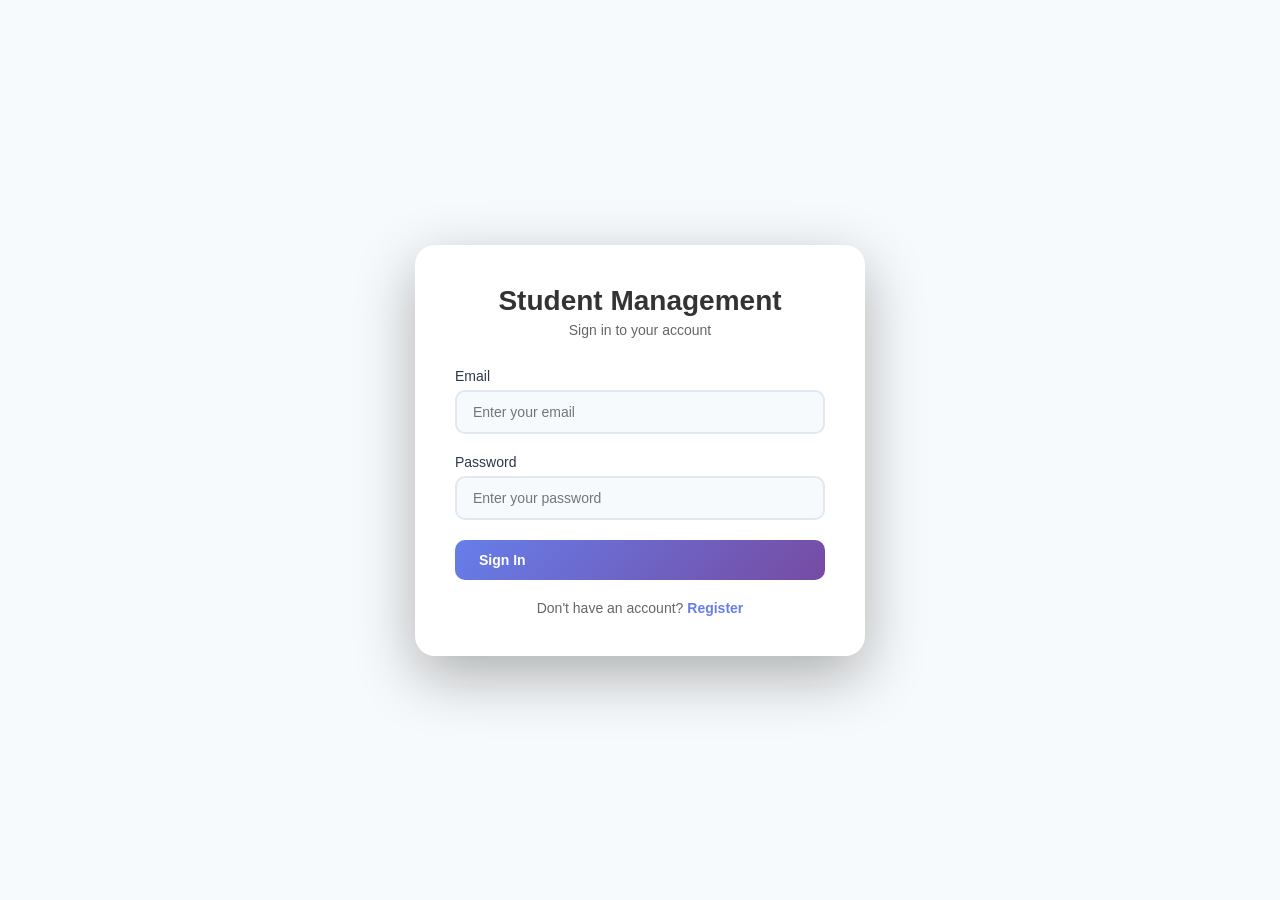
<file: frontend/index.html>
<!DOCTYPE html>
<html lang="en">
<head>
    <meta charset="UTF-8">
    <meta name="viewport" content="width=device-width, initial-scale=1.0">
    <title>Login - Student Management</title>
    <link rel="stylesheet" href="css/style.css">
</head>
<body>
    <div class="container">
        <div class="auth-card">
            <div class="auth-header">
                <h1>Student Management</h1>
                <p>Sign in to your account</p>
            </div>
            
            <form id="loginForm" class="auth-form">
                <div class="form-group">
                    <label for="loginEmail">Email</label>
                    <input type="email" id="loginEmail" placeholder="Enter your email" required>
                </div>
                
                <div class="form-group">
                    <label for="loginPassword">Password</label>
                    <input type="password" id="loginPassword" placeholder="Enter your password" required>
                </div>
                
                <div id="loginError" class="error-message" style="display: none;"></div>
                
                <button type="submit" class="btn-primary">Sign In</button>
            </form>
            
            <div class="auth-footer">
                <p>Don't have an account? <a href="register.html">Register</a></p>
            </div>
        </div>
    </div>
    
    <script src="js/app.js"></script>
</body>
</html>
</file>
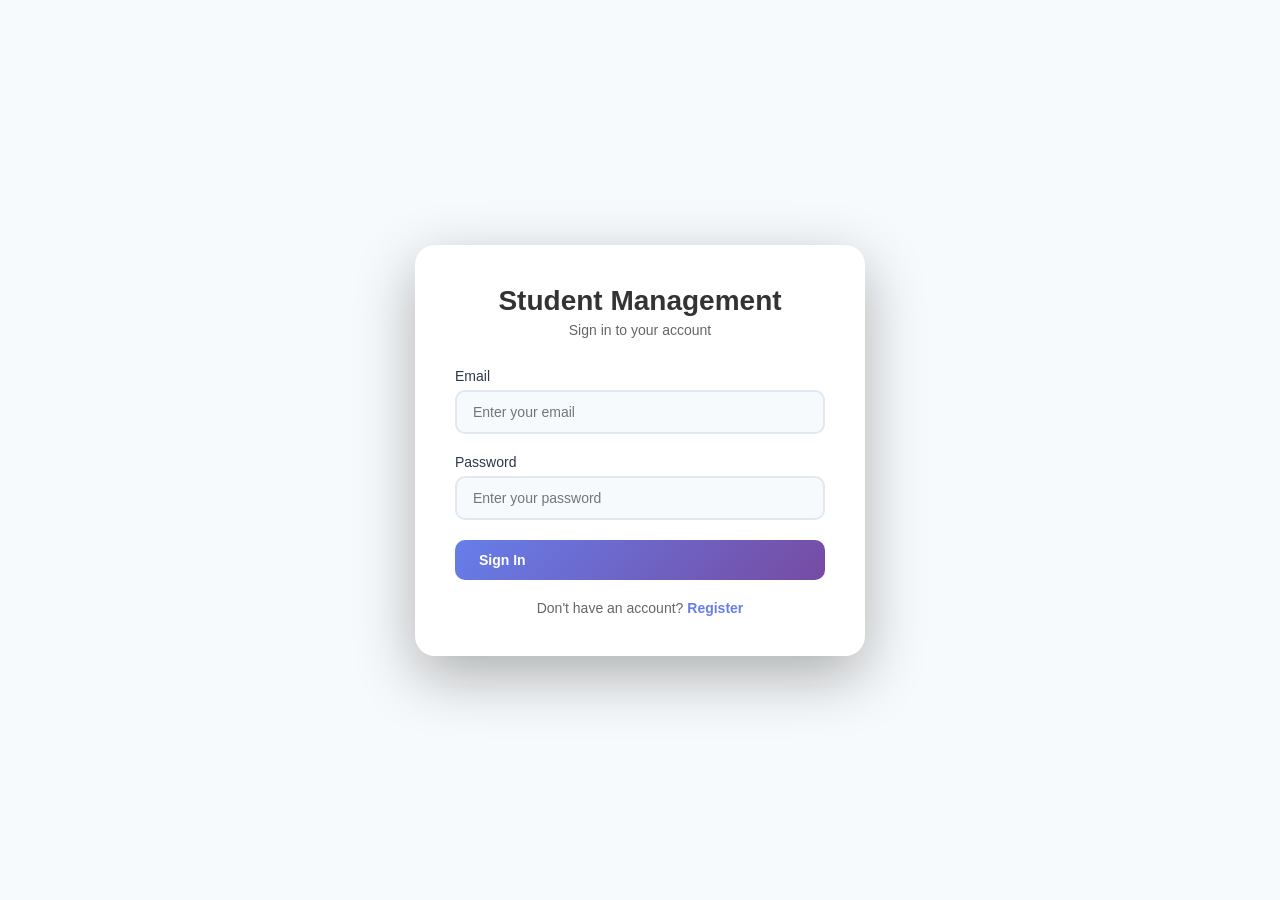
<file: frontend/dashboard.html>
<!DOCTYPE html>
<html lang="en">
<head>
    <meta charset="UTF-8">
    <meta name="viewport" content="width=device-width, initial-scale=1.0">
    <title>SchoolPay - Fees Management System</title>
    <link rel="stylesheet" href="css/style.css">
    <link href="https://fonts.googleapis.com/css2?family=Inter:wght@300;400;500;600;700;800&display=swap" rel="stylesheet">
    <link rel="stylesheet" href="https://cdnjs.cloudflare.com/ajax/libs/font-awesome/6.4.0/css/all.min.css">
</head>
<body>
    <div class="dashboard-container">
        <!-- Sidebar -->
        <aside class="sidebar">
            <div class="sidebar-brand">
                <div class="brand-icon">
                    <i class="fas fa-university"></i>
                </div>
                <div class="brand-text">
                    <h2>SchoolPay</h2>
                    <span>Fees Management</span>
                </div>
            </div>
            
            <nav class="sidebar-nav">
                <a href="#" class="active" data-page="overview">
                    <i class="fas fa-chart-line"></i>
                    <span>Dashboard</span>
                </a>
                <a href="#" data-page="payments">
                    <i class="fas fa-credit-card"></i>
                    <span>Payments</span>
                    <span class="nav-badge">12</span>
                </a>
                <a href="#" data-page="students">
                    <i class="fas fa-user-graduate"></i>
                    <span>Students</span>
                </a>
                <a href="#" data-page="make-payment">
                    <i class="fas fa-hand-holding-usd"></i>
                    <span>Make Payment</span>
                </a>
                <a href="#" data-page="notifications">
                    <i class="fas fa-bell"></i>
                    <span>Notifications</span>
                    <span class="nav-badge danger">5</span>
                </a>
                <a href="#" data-page="reports">
                    <i class="fas fa-file-invoice"></i>
                    <span>Reports</span>
                </a>
                <a href="#" data-page="settings">
                    <i class="fas fa-cog"></i>
                    <span>Settings</span>
                </a>
            </nav>
            
            <div class="sidebar-footer">
                <button class="logout-btn" id="logoutBtn">
                    <i class="fas fa-sign-out-alt"></i>
                    <span>Logout</span>
                </button>
            </div>
        </aside>
        
        <!-- Main Content -->
        <main class="dashboard-main">
            <!-- Top Header -->
            <header class="dashboard-header">
                <div class="header-left">
                    <button class="menu-toggle" id="menuToggle">
                        <i class="fas fa-bars"></i>
                    </button>
                    <h1 id="pageTitle">Payment Dashboard</h1>
                </div>
                
                <div class="header-right">
                    <div class="header-search">
                        <i class="fas fa-search"></i>
                        <input type="text" placeholder="Search transactions..." id="globalSearch">
                    </div>
                    <div class="header-notifications" onclick="navigateTo('notifications')">
                        <i class="fas fa-bell"></i>
                        <span class="notification-badge">5</span>
                    </div>
                    <div class="user-profile">
                        <div class="user-avatar">
                            <span id="userInitial">A</span>
                        </div>
                        <div class="user-info-header">
                            <span id="userName">Admin User</span>
                            <small>School Administrator</small>
                        </div>
                    </div>
                </div>
            </header>
            
            <!-- Dashboard Content -->
            <div class="dashboard-content">
                <!-- Overview Page -->
                <section id="overview" class="page active-page">
                    <div class="page-header">
                        <div>
                            <h2><i class="fas fa-chart-line"></i> Payment Dashboard</h2>
                            <p>Real-time overview of school fees collection and transactions</p>
                        </div>
                        <button class="btn-primary" onclick="navigateTo('make-payment')">
                            <i class="fas fa-plus"></i> Record Payment
                        </button>
                    </div>
                    
                    <!-- Quick Stats -->
                    <div class="stats-grid">
                        <div class="stat-card">
                            <div class="stat-icon" style="background: linear-gradient(135deg, #667eea 0%, #764ba2 100%);">
                                <i class="fas fa-money-bill-wave"></i>
                            </div>
                            <div class="stat-info">
                                <h3>Total Collected</h3>
                                <p id="totalCollected">KES 0</p>
                                <span class="stat-change positive">
                                    <i class="fas fa-arrow-up"></i> 15.3% increase
                                </span>
                            </div>
                        </div>
                        
                        <div class="stat-card">
                            <div class="stat-icon" style="background: linear-gradient(135deg, #f093fb 0%, #f5576c 100%);">
                                <i class="fas fa-users"></i>
                            </div>
                            <div class="stat-info">
                                <h3>Total Students</h3>
                                <p id="totalStudents">0</p>
                                <span class="stat-change">Active students</span>
                            </div>
                        </div>
                        
                        <div class="stat-card">
                            <div class="stat-icon" style="background: linear-gradient(135deg, #4facfe 0%, #00f2fe 100%);">
                                <i class="fas fa-check-circle"></i>
                            </div>
                            <div class="stat-info">
                                <h3>Paid This Month</h3>
                                <p id="paidThisMonth">0</p>
                                <span class="stat-change positive">
                                    <i class="fas fa-arrow-up"></i> 8.5% increase
                                </span>
                            </div>
                        </div>
                        
                        <div class="stat-card">
                            <div class="stat-icon" style="background: linear-gradient(135deg, #43e97b 0%, #38f9d7 100%);">
                                <i class="fas fa-clock"></i>
                            </div>
                            <div class="stat-info">
                                <h3>Pending Payments</h3>
                                <p id="pendingPayments">0</p>
                                <span class="stat-change negative">
                                    <i class="fas fa-arrow-down"></i> 2.1% decrease
                                </span>
                            </div>
                        </div>
                    </div>
                    
                    <!-- Payment Overview Chart -->
                    <div class="payment-overview">
                        <div class="section-header">
                            <h2><i class="fas fa-calendar-alt"></i> Monthly Payment Trends</h2>
                            <select class="filter-select">
                                <option>This Year</option>
                                <option>Last Year</option>
                                <option>Last 6 Months</option>
                            </select>
                        </div>
                        <div class="chart-container">
                            <div class="chart-placeholder">
                                <!-- Chart will be rendered here -->
                                <div class="chart-bars">
                                    <div class="chart-bar" style="height: 60%;">
                                        <span>Jan</span>
                                    </div>
                                    <div class="chart-bar" style="height: 75%;">
                                        <span>Feb</span>
                                    </div>
                                    <div class="chart-bar" style="height: 45%;">
                                        <span>Mar</span>
                                    </div>
                                    <div class="chart-bar" style="height: 85%;">
                                        <span>Apr</span>
                                    </div>
                                    <div class="chart-bar" style="height: 70%;">
                                        <span>May</span>
                                    </div>
                                    <div class="chart-bar" style="height: 90%;">
                                        <span>Jun</span>
                                    </div>
                                    <div class="chart-bar" style="height: 55%;">
                                        <span>Jul</span>
                                    </div>
                                    <div class="chart-bar" style="height: 80%;">
                                        <span>Aug</span>
                                    </div>
                                    <div class="chart-bar" style="height: 65%;">
                                        <span>Sep</span>
                                    </div>
                                    <div class="chart-bar" style="height: 95%;">
                                        <span>Oct</span>
                                    </div>
                                    <div class="chart-bar" style="height: 78%;">
                                        <span>Nov</span>
                                    </div>
                                    <div class="chart-bar" style="height: 88%;">
                                        <span>Dec</span>
                                    </div>
                                </div>
                            </div>
                        </div>
                    </div>
                    
                    <!-- Recent Transactions -->
                    <div class="recent-transactions">
                        <div class="section-header">
                            <h2><i class="fas fa-clock"></i> Recent Transactions</h2>
                            <a href="#" onclick="navigateTo('payments'); return false;" class="view-all">
                                View All <i class="fas fa-arrow-right"></i>
                            </a>
                        </div>
                        <div class="table-container">
                            <table class="transactions-table">
                                <thead>
                                    <tr>
                                        <th>Receipt #</th>
                                        <th>Student</th>
                                        <th>Amount</th>
                                        <th>Payment Method</th>
                                        <th>Date</th>
                                        <th>Status</th>
                                    </tr>
                                </thead>
                                <tbody id="recentTransactionsTable">
                                    <tr><td colspan="6" class="text-center">Loading transactions...</td></tr>
                                </tbody>
                            </table>
                        </div>
                    </div>
                </section>
                
                <!-- Payments Page -->
                <section id="payments" class="page">
                    <div class="page-header">
                        <div>
                            <h2><i class="fas fa-credit-card"></i> All Payments</h2>
                            <p>View and manage all fee transactions</p>
                        </div>
                        <div class="header-actions">
                            <div class="search-wrapper">
                                <i class="fas fa-search"></i>
                                <input type="text" id="searchPayments" placeholder="Search by student or receipt..." class="search-input">
                            </div>
                            <button class="btn-secondary" onclick="exportData()">
                                <i class="fas fa-file-export"></i> Export
                            </button>
                            <button class="btn-primary" onclick="navigateTo('make-payment')">
                                <i class="fas fa-plus"></i> New Payment
                            </button>
                        </div>
                    </div>
                    
                    <div class="table-container">
                        <table class="transactions-table">
                            <thead>
                                <tr>
                                    <th>Receipt #</th>
                                    <th>Student</th>
                                    <th>Class</th>
                                    <th>Amount</th>
                                    <th>Method</th>
                                    <th>Date</th>
                                    <th>Status</th>
                                    <th>Actions</th>
                                </tr>
                            </thead>
                            <tbody id="paymentsTable">
                                <tr><td colspan="8" class="text-center">Loading payments...</td></tr>
                            </tbody>
                        </table>
                    </div>
                </section>
                
                <!-- Students Page -->
                <section id="students" class="page">
                    <div class="page-header">
                        <div>
                            <h2><i class="fas fa-user-graduate"></i> Students</h2>
                            <p>Manage student profiles and fee records</p>
                        </div>
                        <div class="header-actions">
                            <div class="search-wrapper">
                                <i class="fas fa-search"></i>
                                <input type="text" id="searchStudents" placeholder="Search students..." class="search-input">
                            </div>
                            <button class="btn-primary" onclick="navigateTo('make-payment')">
                                <i class="fas fa-plus"></i> Add Student
                            </button>
                        </div>
                    </div>
                    
                    <div class="table-container">
                        <table class="students-table">
                            <thead>
                                <tr>
                                    <th>#</th>
                                    <th>Student Name</th>
                                    <th>Class</th>
                                    <th>Email</th>
                                    <th>Balance</th>
                                    <th>Status</th>
                                    <th>Actions</th>
                                </tr>
                            </thead>
                            <tbody id="studentsTable">
                                <tr><td colspan="7" class="text-center">Loading students...</td></tr>
                            </tbody>
                        </table>
                    </div>
                </section>
                
                <!-- Make Payment Page -->
                <section id="make-payment" class="page">
                    <div class="page-header">
                        <div>
                            <h2><i class="fas fa-hand-holding-usd"></i> Record Payment</h2>
                            <p>Process a new fee payment transaction</p>
                        </div>
                    </div>
                    
                    <div class="form-container">
                        <div class="form-card">
                            <form id="paymentForm" class="auth-form">
                                <div class="form-row">
                                    <div class="form-group">
                                        <label for="paymentStudent">
                                            <i class="fas fa-user-graduate"></i> Student
                                        </label>
                                        <select id="paymentStudent" required>
                                            <option value="">Select Student</option>
                                            <option value="1">James Mwangi</option>
                                            <option value="2">Mary Wanjiru</option>
                                            <option value="3">Peter Ochieng</option>
                                        </select>
                                    </div>
                                    
                                    <div class="form-group">
                                        <label for="paymentAmount">
                                            <i class="fas fa-coins"></i> Amount (KES)
                                        </label>
                                        <input type="number" id="paymentAmount" placeholder="Enter amount" required min="100">
                                    </div>
                                </div>
                                
                                <div class="form-row">
                                    <div class="form-group">
                                        <label for="paymentMethod">
                                            <i class="fas fa-credit-card"></i> Payment Method
                                        </label>
                                        <select id="paymentMethod" required>
                                            <option value="">Select Method</option>
                                            <option value="mpesa">M-Pesa</option>
                                            <option value="bank">Bank Transfer</option>
                                            <option value="cash">Cash</option>
                                            <option value="cheque">Cheque</option>
                                            <option value="card">Debit/Credit Card</option>
                                        </select>
                                    </div>
                                    
                                    <div class="form-group">
                                        <label for="paymentDate">
                                            <i class="fas fa-calendar-alt"></i> Payment Date
                                        </label>
                                        <input type="date" id="paymentDate" required>
                                    </div>
                                </div>
                                
                                <div class="form-row">
                                    <div class="form-group" style="grid-column: 1 / -1;">
                                        <label for="paymentNotes">
                                            <i class="fas fa-sticky-note"></i> Notes
                                        </label>
                                        <textarea id="paymentNotes" rows="3" placeholder="Additional notes about this payment..."></textarea>
                                    </div>
                                </div>
                                
                                <div id="paymentError" class="error-message" style="display: none;"></div>
                                <div id="paymentSuccess" class="success-message" style="display: none;"></div>
                                
                                <div class="form-actions">
                                    <button type="reset" class="btn-secondary">
                                        <i class="fas fa-undo"></i> Reset
                                    </button>
                                    <button type="submit" class="btn-primary">
                                        <i class="fas fa-check-circle"></i> Process Payment
                                    </button>
                                </div>
                            </form>
                        </div>
                    </div>
                </section>
                
                <!-- Notifications Page -->
                <section id="notifications" class="page">
                    <div class="page-header">
                        <div>
                            <h2><i class="fas fa-bell"></i> Notifications</h2>
                            <p>Real-time payment alerts and system notifications</p>
                        </div>
                        <button class="btn-secondary" onclick="markAllRead()">
                            <i class="fas fa-check-double"></i> Mark All Read
                        </button>
                    </div>
                    
                    <div class="notifications-container">
                        <div class="notification-item unread">
                            <div class="notification-icon">
                                <i class="fas fa-credit-card" style="color: #48bb78;"></i>
                            </div>
                            <div class="notification-content">
                                <h4>Payment Received</h4>
                                <p>James Mwangi made a payment of KES 15,000 via M-Pesa</p>
                                <span class="notification-time">5 minutes ago</span>
                            </div>
                        </div>
                        
                        <div class="notification-item unread">
                            <div class="notification-icon">
                                <i class="fas fa-exclamation-triangle" style="color: #f6ad55;"></i>
                            </div>
                            <div class="notification-content">
                                <h4>Payment Alert</h4>
                                <p>Mary Wanjiru's payment of KES 10,000 is pending verification</p>
                                <span class="notification-time">1 hour ago</span>
                            </div>
                        </div>
                        
                        <div class="notification-item">
                            <div class="notification-icon">
                                <i class="fas fa-check-circle" style="color: #48bb78;"></i>
                            </div>
                            <div class="notification-content">
                                <h4>Payment Confirmed</h4>
                                <p>Peter Ochieng's fees for Term 2 have been confirmed</p>
                                <span class="notification-time">3 hours ago</span>
                            </div>
                        </div>
                        
                        <div class="notification-item">
                            <div class="notification-icon">
                                <i class="fas fa-bell" style="color: #667eea;"></i>
                            </div>
                            <div class="notification-content">
                                <h4>System Update</h4>
                                <p>New fee structure has been updated for the upcoming semester</p>
                                <span class="notification-time">1 day ago</span>
                            </div>
                        </div>
                        
                        <div class="notification-item">
                            <div class="notification-icon">
                                <i class="fas fa-file-invoice" style="color: #f5576c;"></i>
                            </div>
                            <div class="notification-content">
                                <h4>Invoice Generated</h4>
                                <p>Monthly invoices have been generated for all students</p>
                                <span class="notification-time">2 days ago</span>
                            </div>
                        </div>
                    </div>
                </section>
                
                <!-- Reports Page -->
                <section id="reports" class="page">
                    <div class="page-header">
                        <div>
                            <h2><i class="fas fa-file-invoice"></i> Reports</h2>
                            <p>Generate and download payment reports</p>
                        </div>
                    </div>
                    
                    <div class="reports-grid">
                        <div class="report-card">
                            <div class="report-icon">
                                <i class="fas fa-chart-bar"></i>
                            </div>
                            <h3>Payment Summary</h3>
                            <p>View payment trends and statistics</p>
                            <button class="btn-secondary">Generate Report</button>
                        </div>
                        
                        <div class="report-card">
                            <div class="report-icon">
                                <i class="fas fa-users"></i>
                            </div>
                            <h3>Student Fee Status</h3>
                            <p>Check outstanding balances and payment status</p>
                            <button class="btn-secondary">Generate Report</button>
                        </div>
                        
                        <div class="report-card">
                            <div class="report-icon">
                                <i class="fas fa-calendar-alt"></i>
                            </div>
                            <h3>Monthly Collection</h3>
                            <p>Monthly fee collection breakdown</p>
                            <button class="btn-secondary">Generate Report</button>
                        </div>
                        
                        <div class="report-card">
                            <div class="report-icon">
                                <i class="fas fa-file-alt"></i>
                            </div>
                            <h3>Custom Report</h3>
                            <p>Create a custom report with filters</p>
                            <button class="btn-secondary">Create Custom</button>
                        </div>
                    </div>
                </section>
                
                <!-- Settings Page -->
                <section id="settings" class="page">
                    <div class="page-header">
                        <div>
                            <h2><i class="fas fa-cog"></i> Settings</h2>
                            <p>Manage system preferences and configurations</p>
                        </div>
                    </div>
                    
                    <div class="settings-container">
                        <div class="settings-card">
                            <h3><i class="fas fa-university"></i> Fee Settings</h3>
                            <div class="settings-group">
                                <div class="setting-item">
                                    <label>Default Fee Amount</label>
                                    <input type="number" placeholder="Enter default amount" value="15000">
                                </div>
                                <div class="setting-item">
                                    <label>Late Payment Fee</label>
                                    <input type="number" placeholder="Enter late fee" value="1000">
                                </div>
                            </div>
                        </div>
                        
                        <div class="settings-card">
                            <h3><i class="fas fa-palette"></i> Theme Preferences</h3>
                            <div class="settings-options">
                                <button class="theme-btn active" onclick="setTheme('light')">
                                    <i class="fas fa-sun"></i> Light
                                </button>
                                <button class="theme-btn" onclick="setTheme('dark')">
                                    <i class="fas fa-moon"></i> Dark
                                </button>
                                <button class="theme-btn" onclick="setTheme('auto')">
                                    <i class="fas fa-adjust"></i> Auto
                                </button>
                            </div>
                        </div>
                        
                        <div class="settings-card">
                            <h3><i class="fas fa-bell"></i> Notification Settings</h3>
                            <div class="settings-options">
                                <label class="toggle-switch">
                                    <input type="checkbox" checked>
                                    <span class="toggle-slider"></span>
                                    <span>Payment Receipt Notifications</span>
                                </label>
                                <label class="toggle-switch">
                                    <input type="checkbox" checked>
                                    <span class="toggle-slider"></span>
                                    <span>Payment Reminders</span>
                                </label>
                                <label class="toggle-switch">
                                    <input type="checkbox">
                                    <span class="toggle-slider"></span>
                                    <span>System Updates</span>
                                </label>
                            </div>
                        </div>
                    </div>
                </section>
            </div>
        </main>
    </div>
    
    <script src="js/app.js"></script>
</body>
</html>
</file>
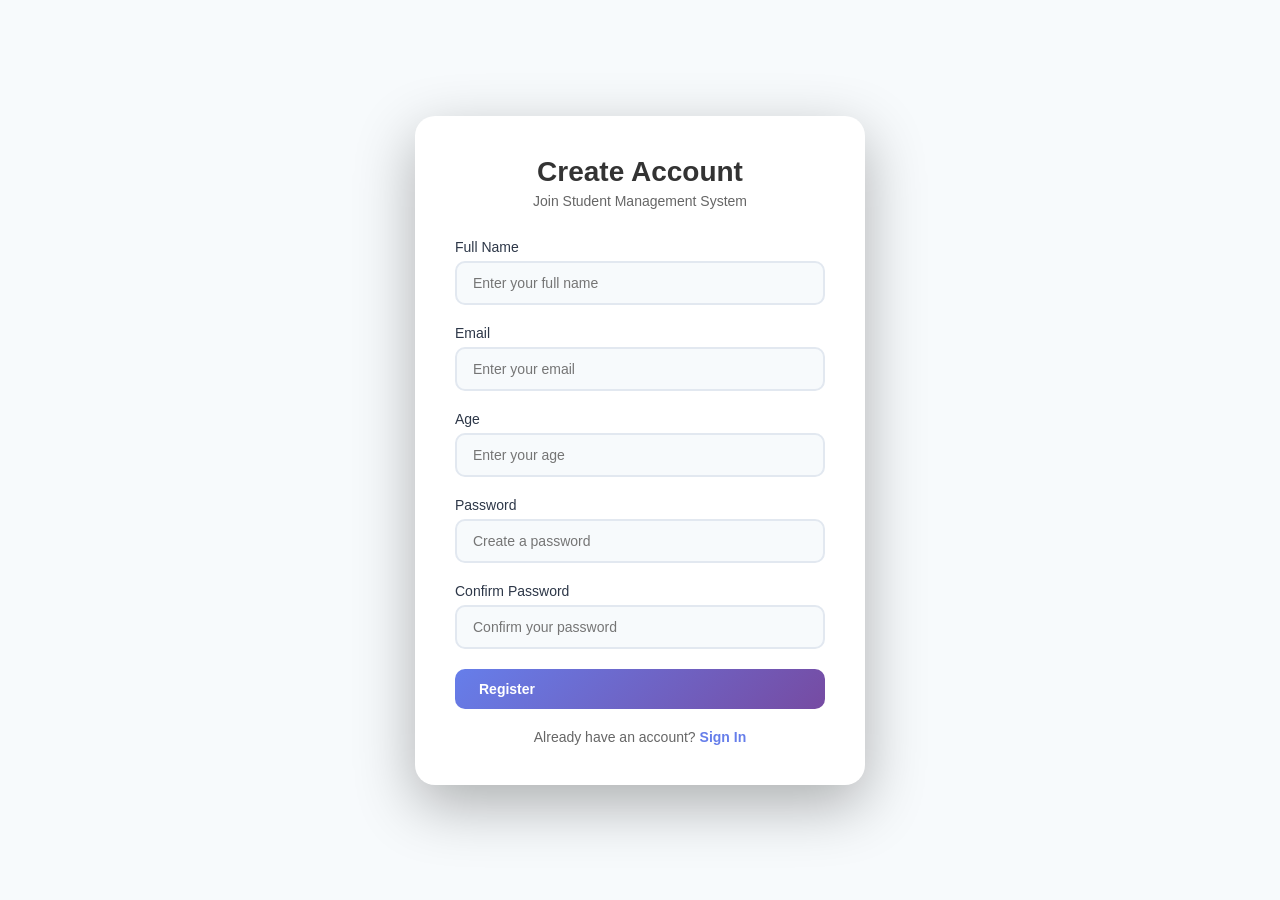
<file: frontend/register.html>
<!DOCTYPE html>
<html lang="en">
<head>
    <meta charset="UTF-8">
    <meta name="viewport" content="width=device-width, initial-scale=1.0">
    <title>Register - Student Management</title>
    <link rel="stylesheet" href="css/style.css">
</head>
<body>
    <div class="container">
        <div class="auth-card">
            <div class="auth-header">
                <h1>Create Account</h1>
                <p>Join Student Management System</p>
            </div>
            
            <form id="registerForm" class="auth-form">
                <div class="form-group">
                    <label for="registerName">Full Name</label>
                    <input type="text" id="registerName" placeholder="Enter your full name" required>
                </div>
                
                <div class="form-group">
                    <label for="registerEmail">Email</label>
                    <input type="email" id="registerEmail" placeholder="Enter your email" required>
                </div>
                
                <div class="form-group">
                    <label for="registerAge">Age</label>
                    <input type="number" id="registerAge" placeholder="Enter your age" required>
                </div>
                
                <div class="form-group">
                    <label for="registerPassword">Password</label>
                    <input type="password" id="registerPassword" placeholder="Create a password" required>
                </div>
                
                <div class="form-group">
                    <label for="registerConfirmPassword">Confirm Password</label>
                    <input type="password" id="registerConfirmPassword" placeholder="Confirm your password" required>
                </div>
                
                <div id="registerError" class="error-message" style="display: none;"></div>
                <div id="registerSuccess" class="success-message" style="display: none;"></div>
                
                <button type="submit" class="btn-primary">Register</button>
            </form>
            
            <div class="auth-footer">
                <p>Already have an account? <a href="index.html">Sign In</a></p>
            </div>
        </div>
    </div>
    
    <script src="js/app.js"></script>
</body>
</html>
</file>
<file: frontend/css/style.css>
* {
    margin: 0;
    padding: 0;
    box-sizing: border-box;
}

body {
    font-family: 'Segoe UI', Tahoma, Geneva, Verdana, sans-serif;
    background: linear-gradient(135deg, #667eea 0%, #764ba2 100%);
    min-height: 100vh;
}

/* Auth Pages (Login/Register) */
.container {
    display: flex;
    justify-content: center;
    align-items: center;
    min-height: 100vh;
    padding: 20px;
}

.auth-card {
    background: white;
    border-radius: 20px;
    padding: 40px;
    width: 100%;
    max-width: 450px;
    box-shadow: 0 20px 60px rgba(0, 0, 0, 0.3);
    animation: slideUp 0.5s ease;
}

@keyframes slideUp {
    from {
        opacity: 0;
        transform: translateY(30px);
    }
    to {
        opacity: 1;
        transform: translateY(0);
    }
}

.auth-header {
    text-align: center;
    margin-bottom: 30px;
}

.auth-header h1 {
    color: #333;
    font-size: 28px;
    font-weight: 700;
    margin-bottom: 5px;
}

.auth-header p {
    color: #666;
    font-size: 14px;
}

.auth-form .form-group {
    margin-bottom: 20px;
}

.auth-form label {
    display: block;
    margin-bottom: 5px;
    color: #333;
    font-weight: 500;
    font-size: 14px;
}

.auth-form input {
    width: 100%;
    padding: 12px 15px;
    border: 2px solid #e1e8ed;
    border-radius: 10px;
    font-size: 14px;
    transition: border-color 0.3s;
}

.auth-form input:focus {
    outline: none;
    border-color: #667eea;
}

.btn-primary {
    width: 100%;
    padding: 14px;
    background: linear-gradient(135deg, #667eea 0%, #764ba2 100%);
    color: white;
    border: none;
    border-radius: 10px;
    font-size: 16px;
    font-weight: 600;
    cursor: pointer;
    transition: transform 0.2s, box-shadow 0.2s;
}

.btn-primary:hover {
    transform: translateY(-2px);
    box-shadow: 0 10px 20px rgba(102, 126, 234, 0.3);
}

.btn-primary:active {
    transform: translateY(0);
}

.auth-footer {
    text-align: center;
    margin-top: 20px;
    color: #666;
    font-size: 14px;
}

.auth-footer a {
    color: #667eea;
    text-decoration: none;
    font-weight: 600;
}

.auth-footer a:hover {
    text-decoration: underline;
}

.error-message {
    background: #fee;
    color: #c0392b;
    padding: 10px 15px;
    border-radius: 8px;
    font-size: 14px;
    margin-bottom: 15px;
    display: none;
}

.success-message {
    background: #e8f5e9;
    color: #27ae60;
    padding: 10px 15px;
    border-radius: 8px;
    font-size: 14px;
    margin-bottom: 15px;
    display: none;
}

/* Dashboard Styles */
.dashboard-container {
    display: flex;
    min-height: 100vh;
}

/* Sidebar */
.sidebar {
    width: 250px;
    background: #2c3e50;
    color: white;
    padding: 20px 0;
    display: flex;
    flex-direction: column;
    position: fixed;
    height: 100vh;
    overflow-y: auto;
}

.sidebar-header {
    padding: 0 20px 20px 20px;
    border-bottom: 1px solid #34495e;
}

.sidebar-header h2 {
    font-size: 20px;
    font-weight: 700;
}

.sidebar-nav {
    flex: 1;
    padding: 20px 0;
}

.sidebar-nav a {
    display: flex;
    align-items: center;
    padding: 12px 25px;
    color: #bdc3c7;
    text-decoration: none;
    transition: background 0.3s, color 0.3s;
    font-size: 15px;
    gap: 10px;
}

.sidebar-nav a:hover {
    background: #34495e;
    color: white;
}

.sidebar-nav a.active {
    background: #34495e;
    color: white;
    border-left: 4px solid #667eea;
}

.sidebar-nav a span {
    font-size: 20px;
}

.logout-btn {
    margin: 20px;
    padding: 12px;
    background: #e74c3c;
    color: white;
    border: none;
    border-radius: 10px;
    font-size: 15px;
    font-weight: 600;
    cursor: pointer;
    transition: background 0.3s;
}

.logout-btn:hover {
    background: #c0392b;
}

/* Main Content */
.dashboard-main {
    flex: 1;
    margin-left: 250px;
    background: #f5f6fa;
    min-height: 100vh;
}

.dashboard-header {
    background: white;
    padding: 20px 30px;
    display: flex;
    justify-content: space-between;
    align-items: center;
    box-shadow: 0 2px 10px rgba(0, 0, 0, 0.1);
    position: sticky;
    top: 0;
    z-index: 10;
}

.dashboard-header h1 {
    font-size: 24px;
    color: #2c3e50;
}

.user-info {
    font-size: 16px;
    color: #666;
}

.user-info span {
    font-weight: 600;
    color: #2c3e50;
}

.dashboard-content {
    padding: 30px;
}

/* Stats Grid */
.stats-grid {
    display: grid;
    grid-template-columns: repeat(auto-fit, minmax(200px, 1fr));
    gap: 20px;
    margin-bottom: 30px;
}

.stat-card {
    background: white;
    padding: 20px;
    border-radius: 15px;
    box-shadow: 0 2px 10px rgba(0, 0, 0, 0.1);
    text-align: center;
}

.stat-card h3 {
    font-size: 14px;
    color: #666;
    margin-bottom: 10px;
}

.stat-card p {
    font-size: 28px;
    font-weight: 700;
    color: #2c3e50;
}

/* Tables */
.students-table {
    width: 100%;
    background: white;
    border-radius: 15px;
    overflow: hidden;
    box-shadow: 0 2px 10px rgba(0, 0, 0, 0.1);
    border-collapse: collapse;
}

.students-table thead {
    background: #34495e;
    color: white;
}

.students-table th {
    padding: 15px 20px;
    text-align: left;
    font-weight: 600;
    font-size: 14px;
}

.students-table td {
    padding: 12px 20px;
    border-bottom: 1px solid #ecf0f1;
    font-size: 14px;
}

.students-table tbody tr:hover {
    background: #f8f9fa;
}

.text-center {
    text-align: center;
}

/* Search */
.search-input {
    padding: 10px 15px;
    border: 2px solid #e1e8ed;
    border-radius: 10px;
    font-size: 14px;
    width: 250px;
    transition: border-color 0.3s;
}

.search-input:focus {
    outline: none;
    border-color: #667eea;
}

.page-header {
    display: flex;
    justify-content: space-between;
    align-items: center;
    margin-bottom: 20px;
}

/* Profile */
.profile-card {
    background: white;
    border-radius: 15px;
    padding: 30px;
    box-shadow: 0 2px 10px rgba(0, 0, 0, 0.1);
    max-width: 500px;
}

.profile-info p {
    padding: 10px 0;
    border-bottom: 1px solid #ecf0f1;
    font-size: 16px;
}

.profile-info p:last-child {
    border-bottom: none;
}

.profile-info strong {
    color: #2c3e50;
    min-width: 120px;
    display: inline-block;
}

/* Responsive */
@media (max-width: 768px) {
    .sidebar {
        width: 70px;
    }
    
    .sidebar-header h2,
    .sidebar-nav a span:last-child {
        display: none;
    }
    
    .sidebar-nav a {
        justify-content: center;
        padding: 15px;
    }
    
    .dashboard-main {
        margin-left: 70px;
    }
    
    .auth-card {
        padding: 20px;
    }
    
    .stats-grid {
        grid-template-columns: 1fr 1fr;
    }
    
    .page-header {
        flex-direction: column;
        gap: 10px;
    }
    
    .search-input {
        width: 100%;
    }
}
/* ============ RESET & BASE ============ */
* {
    margin: 0;
    padding: 0;
    box-sizing: border-box;
}

:root {
    --primary: #667eea;
    --primary-dark: #5a67d8;
    --primary-light: #7c8ef8;
    --secondary: #764ba2;
    --success: #48bb78;
    --danger: #fc8181;
    --warning: #f6ad55;
    --info: #63b3ed;
    --dark: #2d3748;
    --darker: #1a202c;
    --gray: #718096;
    --light-gray: #e2e8f0;
    --lighter: #f7fafc;
    --white: #ffffff;
    --shadow: 0 2px 10px rgba(0, 0, 0, 0.08);
    --shadow-hover: 0 8px 25px rgba(0, 0, 0, 0.12);
    --radius: 16px;
    --radius-sm: 10px;
    --transition: all 0.3s ease;
}

body {
    font-family: 'Inter', -apple-system, BlinkMacSystemFont, 'Segoe UI', sans-serif;
    background: var(--lighter);
    color: var(--dark);
    min-height: 100vh;
    overflow: hidden;
}

/* ============ DASHBOARD LAYOUT ============ */
.dashboard-container {
    display: flex;
    min-height: 100vh;
}

/* ============ SIDEBAR ============ */
.sidebar {
    width: 280px;
    background: var(--white);
    border-right: 1px solid var(--light-gray);
    display: flex;
    flex-direction: column;
    position: fixed;
    height: 100vh;
    z-index: 100;
    transition: transform 0.3s ease;
}

.sidebar-brand {
    padding: 28px 24px;
    display: flex;
    align-items: center;
    gap: 14px;
    border-bottom: 1px solid var(--light-gray);
}

.brand-icon {
    width: 44px;
    height: 44px;
    border-radius: 12px;
    background: linear-gradient(135deg, var(--primary), var(--secondary));
    display: flex;
    align-items: center;
    justify-content: center;
    color: white;
    font-size: 22px;
}

.brand-text h2 {
    font-size: 20px;
    font-weight: 800;
    color: var(--dark);
    letter-spacing: -0.5px;
    line-height: 1.2;
}

.brand-text span {
    font-size: 12px;
    color: var(--gray);
    font-weight: 500;
}

.sidebar-nav {
    flex: 1;
    padding: 20px 12px;
    overflow-y: auto;
}

.sidebar-nav a {
    display: flex;
    align-items: center;
    gap: 14px;
    padding: 12px 16px;
    border-radius: var(--radius-sm);
    color: var(--gray);
    text-decoration: none;
    transition: var(--transition);
    font-weight: 500;
    font-size: 14px;
    margin-bottom: 4px;
}

.sidebar-nav a i {
    width: 20px;
    font-size: 18px;
    text-align: center;
}

.sidebar-nav a:hover {
    background: var(--lighter);
    color: var(--primary);
}

.sidebar-nav a.active {
    background: linear-gradient(135deg, var(--primary) 0%, var(--secondary) 100%);
    color: white;
    box-shadow: 0 4px 15px rgba(102, 126, 234, 0.3);
}

.sidebar-footer {
    padding: 16px 12px;
    border-top: 1px solid var(--light-gray);
}

.logout-btn {
    width: 100%;
    padding: 12px;
    background: var(--lighter);
    border: none;
    border-radius: var(--radius-sm);
    color: var(--danger);
    font-weight: 600;
    font-size: 14px;
    cursor: pointer;
    transition: var(--transition);
    display: flex;
    align-items: center;
    justify-content: center;
    gap: 10px;
}

.logout-btn:hover {
    background: #fff5f5;
    color: #e53e3e;
}

/* ============ MAIN CONTENT ============ */
.dashboard-main {
    flex: 1;
    margin-left: 280px;
    min-height: 100vh;
    background: var(--lighter);
}

/* ============ HEADER ============ */
.dashboard-header {
    background: var(--white);
    padding: 16px 32px;
    display: flex;
    justify-content: space-between;
    align-items: center;
    border-bottom: 1px solid var(--light-gray);
    position: sticky;
    top: 0;
    z-index: 50;
}

.header-left {
    display: flex;
    align-items: center;
    gap: 20px;
}

.menu-toggle {
    display: none;
    background: none;
    border: none;
    font-size: 20px;
    color: var(--dark);
    cursor: pointer;
    padding: 4px;
}

.dashboard-header h1 {
    font-size: 20px;
    font-weight: 700;
    color: var(--dark);
}

.header-right {
    display: flex;
    align-items: center;
    gap: 20px;
}

.header-search {
    position: relative;
    display: flex;
    align-items: center;
}

.header-search i {
    position: absolute;
    left: 14px;
    color: var(--gray);
    font-size: 14px;
}

.header-search input {
    padding: 8px 16px 8px 40px;
    border: 1px solid var(--light-gray);
    border-radius: 50px;
    font-size: 14px;
    width: 220px;
    transition: var(--transition);
    background: var(--lighter);
}

.header-search input:focus {
    outline: none;
    border-color: var(--primary);
    background: var(--white);
    box-shadow: 0 0 0 3px rgba(102, 126, 234, 0.1);
}

.header-notifications {
    position: relative;
    cursor: pointer;
    font-size: 20px;
    color: var(--gray);
    transition: var(--transition);
}

.header-notifications:hover {
    color: var(--primary);
}

.notification-badge {
    position: absolute;
    top: -6px;
    right: -8px;
    background: var(--danger);
    color: white;
    font-size: 10px;
    font-weight: 700;
    width: 18px;
    height: 18px;
    border-radius: 50%;
    display: flex;
    align-items: center;
    justify-content: center;
}

.user-profile {
    display: flex;
    align-items: center;
    gap: 12px;
    padding: 4px 12px 4px 4px;
    border-radius: 50px;
    background: var(--lighter);
    cursor: pointer;
    transition: var(--transition);
}

.user-profile:hover {
    background: var(--light-gray);
}

.user-avatar {
    width: 36px;
    height: 36px;
    border-radius: 50%;
    background: linear-gradient(135deg, var(--primary), var(--secondary));
    display: flex;
    align-items: center;
    justify-content: center;
    color: white;
    font-weight: 700;
    font-size: 14px;
}

.user-info-header {
    display: flex;
    flex-direction: column;
}

.user-info-header span {
    font-weight: 600;
    font-size: 14px;
    color: var(--dark);
}

.user-info-header small {
    font-size: 11px;
    color: var(--gray);
}

/* ============ CONTENT AREA ============ */
.dashboard-content {
    padding: 28px 32px;
}

/* ============ PAGES ============ */
.page {
    display: none;
    animation: fadeIn 0.3s ease;
}

.page.active-page {
    display: block;
}

@keyframes fadeIn {
    from { opacity: 0; transform: translateY(10px); }
    to { opacity: 1; transform: translateY(0); }
}

.page-header {
    display: flex;
    justify-content: space-between;
    align-items: center;
    margin-bottom: 28px;
    flex-wrap: wrap;
    gap: 16px;
}

.page-header h2 {
    font-size: 24px;
    font-weight: 700;
    color: var(--dark);
}

.page-header p {
    color: var(--gray);
    font-size: 14px;
    margin-top: 4px;
}

/* ============ STATS ============ */
.stats-grid {
    display: grid;
    grid-template-columns: repeat(auto-fit, minmax(220px, 1fr));
    gap: 20px;
    margin-bottom: 30px;
}

.stat-card {
    background: var(--white);
    border-radius: var(--radius);
    padding: 20px 24px;
    display: flex;
    align-items: center;
    gap: 18px;
    box-shadow: var(--shadow);
    transition: var(--transition);
}

.stat-card:hover {
    transform: translateY(-4px);
    box-shadow: var(--shadow-hover);
}

.stat-icon {
    width: 52px;
    height: 52px;
    border-radius: 14px;
    display: flex;
    align-items: center;
    justify-content: center;
    color: white;
    font-size: 24px;
    flex-shrink: 0;
}

.stat-info {
    flex: 1;
}

.stat-info h3 {
    font-size: 13px;
    font-weight: 500;
    color: var(--gray);
    margin-bottom: 4px;
}

.stat-info p {
    font-size: 28px;
    font-weight: 800;
    color: var(--dark);
    line-height: 1.2;
}

.stat-change {
    font-size: 12px;
    color: var(--gray);
    display: block;
    margin-top: 4px;
}

.stat-change.positive {
    color: var(--success);
}

.stat-change.negative {
    color: var(--danger);
}

/* ============ TABLES ============ */
.section-header {
    display: flex;
    justify-content: space-between;
    align-items: center;
    margin-bottom: 16px;
}

.section-header h2 {
    font-size: 18px;
    font-weight: 600;
    display: flex;
    align-items: center;
    gap: 10px;
}

.view-all {
    color: var(--primary);
    text-decoration: none;
    font-weight: 500;
    font-size: 14px;
    transition: var(--transition);
    display: flex;
    align-items: center;
    gap: 6px;
}

.view-all:hover {
    color: var(--primary-dark);
    gap: 10px;
}

.table-container {
    background: var(--white);
    border-radius: var(--radius);
    overflow: hidden;
    box-shadow: var(--shadow);
}

.students-table {
    width: 100%;
    border-collapse: collapse;
}

.students-table thead {
    background: var(--lighter);
}

.students-table th {
    padding: 14px 20px;
    text-align: left;
    font-weight: 600;
    font-size: 12px;
    text-transform: uppercase;
    letter-spacing: 0.5px;
    color: var(--gray);
    border-bottom: 2px solid var(--light-gray);
}

.students-table td {
    padding: 14px 20px;
    border-bottom: 1px solid var(--light-gray);
    font-size: 14px;
    color: var(--dark);
}

.students-table tbody tr {
    transition: var(--transition);
}

.students-table tbody tr:hover {
    background: var(--lighter);
}

.status-badge {
    padding: 4px 12px;
    border-radius: 50px;
    font-size: 12px;
    font-weight: 600;
}

.status-badge.active {
    background: #c6f6d5;
    color: #276749;
}

.status-badge.inactive {
    background: #fed7d7;
    color: #9b2c2c;
}

.text-center {
    text-align: center;
    color: var(--gray);
    padding: 40px !important;
}

/* ============ FORM ============ */
.form-container {
    max-width: 700px;
}

.form-card {
    background: var(--white);
    border-radius: var(--radius);
    padding: 32px;
    box-shadow: var(--shadow);
}

.form-row {
    display: grid;
    grid-template-columns: 1fr 1fr;
    gap: 20px;
}

.form-group {
    margin-bottom: 20px;
}

.form-group label {
    display: block;
    margin-bottom: 6px;
    font-weight: 500;
    font-size: 14px;
    color: var(--dark);
}

.form-group label i {
    margin-right: 8px;
    color: var(--primary);
}

.form-group input,
.form-group select {
    width: 100%;
    padding: 12px 16px;
    border: 2px solid var(--light-gray);
    border-radius: var(--radius-sm);
    font-size: 14px;
    font-family: inherit;
    transition: var(--transition);
    background: var(--lighter);
}

.form-group input:focus,
.form-group select:focus {
    outline: none;
    border-color: var(--primary);
    background: var(--white);
    box-shadow: 0 0 0 4px rgba(102, 126, 234, 0.1);
}

.form-group select {
    appearance: none;
    background-image: url("data:image/svg+xml,%3Csvg xmlns='http://www.w3.org/2000/svg' width='12' height='12' viewBox='0 0 12 12'%3E%3Cpath fill='%23718096' d='M6 8L1 3h10z'/%3E%3C/svg%3E");
    background-repeat: no-repeat;
    background-position: right 14px center;
}

.form-actions {
    display: flex;
    gap: 12px;
    margin-top: 8px;
}

/* ============ BUTTONS ============ */
.btn-primary {
    padding: 12px 24px;
    background: linear-gradient(135deg, var(--primary) 0%, var(--secondary) 100%);
    color: white;
    border: none;
    border-radius: var(--radius-sm);
    font-weight: 600;
    font-size: 14px;
    cursor: pointer;
    transition: var(--transition);
    display: inline-flex;
    align-items: center;
    gap: 8px;
    font-family: inherit;
}

.btn-primary:hover {
    transform: translateY(-2px);
    box-shadow: 0 8px 25px rgba(102, 126, 234, 0.3);
}

.btn-secondary {
    padding: 12px 24px;
    background: var(--lighter);
    color: var(--dark);
    border: 2px solid var(--light-gray);
    border-radius: var(--radius-sm);
    font-weight: 600;
    font-size: 14px;
    cursor: pointer;
    transition: var(--transition);
    display: inline-flex;
    align-items: center;
    gap: 8px;
    font-family: inherit;
}

.btn-secondary:hover {
    background: var(--light-gray);
}

/* ============ PROFILE ============ */
.profile-container {
    max-width: 600px;
}

.profile-card {
    background: var(--white);
    border-radius: var(--radius);
    overflow: hidden;
    box-shadow: var(--shadow);
}

.profile-header {
    background: linear-gradient(135deg, var(--primary) 0%, var(--secondary) 100%);
    padding: 40px;
    display: flex;
    align-items: center;
    gap: 24px;
}

.profile-avatar {
    width: 80px;
    height: 80px;
    border-radius: 50%;
    background: rgba(255, 255, 255, 0.2);
    display: flex;
    align-items: center;
    justify-content: center;
    font-size: 32px;
    font-weight: 700;
    color: white;
    border: 3px solid rgba(255, 255, 255, 0.3);
}

.profile-title h3 {
    color: white;
    font-size: 24px;
    font-weight: 700;
}

.profile-role {
    color: rgba(255, 255, 255, 0.8);
    font-size: 14px;
}

.profile-body {
    padding: 32px;
}

.profile-info-grid {
    display: grid;
    grid-template-columns: 1fr 1fr;
    gap: 20px;
}

.profile-info-item label {
    font-size: 12px;
    font-weight: 600;
    color: var(--gray);
    text-transform: uppercase;
    letter-spacing: 0.5px;
    display: block;
    margin-bottom: 4px;
}

.profile-info-item label i {
    margin-right: 6px;
}

.profile-info-item p {
    font-size: 16px;
    font-weight: 500;
    color: var(--dark);
}

/* ============ SETTINGS ============ */
.settings-container {
    max-width: 700px;
}

.settings-card {
    background: var(--white);
    border-radius: var(--radius);
    padding: 28px 32px;
    margin-bottom: 20px;
    box-shadow: var(--shadow);
}

.settings-card h3 {
    font-size: 16px;
    font-weight: 600;
    margin-bottom: 16px;
}

.settings-card h3 i {
    color: var(--primary);
    margin-right: 10px;
}

.settings-options {
    display: flex;
    gap: 12px;
    flex-wrap: wrap;
}

.theme-btn {
    padding: 10px 20px;
    border: 2px solid var(--light-gray);
    border-radius: var(--radius-sm);
    background: var(--white);
    cursor: pointer;
    font-weight: 500;
    font-size: 14px;
    transition: var(--transition);
    font-family: inherit;
}

.theme-btn:hover {
    border-color: var(--primary);
}

.theme-btn.active {
    border-color: var(--primary);
    background: var(--primary);
    color: white;
}

.toggle-switch {
    display: flex;
    align-items: center;
    gap: 12px;
    cursor: pointer;
    font-size: 14px;
    font-weight: 500;
}

.toggle-switch input {
    display: none;
}

.toggle-slider {
    width: 44px;
    height: 24px;
    background: var(--light-gray);
    border-radius: 50px;
    position: relative;
    transition: var(--transition);
    flex-shrink: 0;
}

.toggle-slider::after {
    content: '';
    position: absolute;
    width: 18px;
    height: 18px;
    background: white;
    border-radius: 50%;
    top: 3px;
    left: 3px;
    transition: var(--transition);
    box-shadow: 0 2px 4px rgba(0, 0, 0, 0.1);
}

.toggle-switch input:checked + .toggle-slider {
    background: var(--primary);
}

.toggle-switch input:checked + .toggle-slider::after {
    transform: translateX(20px);
}

/* ============ MESSAGES ============ */
.error-message {
    background: #fff5f5;
    color: #c0392b;
    padding: 12px 16px;
    border-radius: var(--radius-sm);
    font-size: 14px;
    margin-bottom: 16px;
    border-left: 4px solid #e53e3e;
}

.success-message {
    background: #f0fff4;
    color: #276749;
    padding: 12px 16px;
    border-radius: var(--radius-sm);
    font-size: 14px;
    margin-bottom: 16px;
    border-left: 4px solid var(--success);
}

/* ============ HEADER ACTIONS ============ */
.header-actions {
    display: flex;
    align-items: center;
    gap: 16px;
}

.search-wrapper {
    position: relative;
}

.search-wrapper i {
    position: absolute;
    left: 14px;
    top: 50%;
    transform: translateY(-50%);
    color: var(--gray);
}

.search-wrapper input {
    padding: 10px 16px 10px 40px;
    border: 2px solid var(--light-gray);
    border-radius: var(--radius-sm);
    font-size: 14px;
    width: 280px;
    transition: var(--transition);
    background: var(--lighter);
}

.search-wrapper input:focus {
    outline: none;
    border-color: var(--primary);
    background: var(--white);
    box-shadow: 0 0 0 4px rgba(102, 126, 234, 0.1);
}

/* ============ RESPONSIVE ============ */
@media (max-width: 1024px) {
    .form-row {
        grid-template-columns: 1fr;
    }
    
    .profile-info-grid {
        grid-template-columns: 1fr;
    }
}

@media (max-width: 768px) {
    .sidebar {
        transform: translateX(-100%);
    }
    
    .sidebar.open {
        transform: translateX(0);
    }
    
    .dashboard-main {
        margin-left: 0;
    }
    
    .menu-toggle {
        display: block;
    }
    
    .dashboard-header {
        padding: 12px 16px;
    }
    
    .dashboard-content {
        padding: 16px;
    }
    
    .stats-grid {
        grid-template-columns: 1fr 1fr;
    }
    
    .header-search input {
        width: 140px;
    }
    
    .user-info-header {
        display: none;
    }
    
    .page-header {
        flex-direction: column;
        align-items: flex-start;
    }
    
    .header-actions {
        width: 100%;
        flex-wrap: wrap;
    }
    
    .search-wrapper input {
        width: 100%;
    }
    
    .form-card {
        padding: 20px;
    }
    
    .profile-header {
        flex-direction: column;
        text-align: center;
    }
}

@media (max-width: 480px) {
    .stats-grid {
        grid-template-columns: 1fr;
    }
    
    .dashboard-header h1 {
        font-size: 16px;
    }
    
    .header-search input {
        width: 100px;
    }
}
</file>
